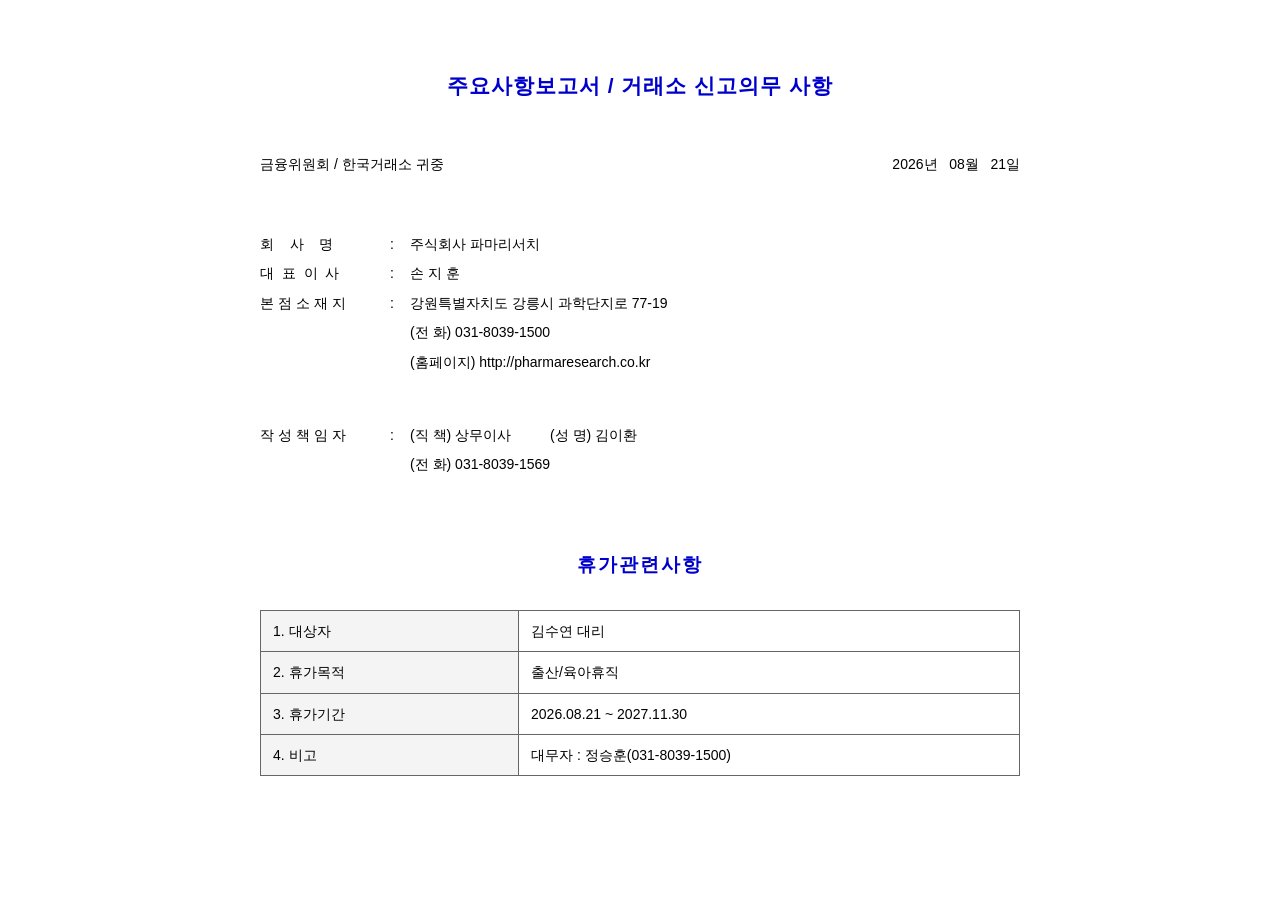
<file: notice_20260821_ir.html>
<!DOCTYPE html>
<html lang="ko">
<head>
<meta charset="utf-8">
<meta name="viewport" content="width=device-width, initial-scale=1">
<title>파마리서치/주요사항보고서/2026.08.21</title>
<style>
  body { background:#ffffff; color:#000000; font-family:"돋움","Dotum","굴림","Gulim","Malgun Gothic",sans-serif; font-size:14px; margin:0; }
  .doc { max-width:760px; margin:0 auto; padding:48px 36px 80px; }
  .doc-title { color:#0000cc; font-weight:bold; font-size:21px; text-align:center; letter-spacing:1px; margin:24px 0 56px; }
  .to-line { display:flex; justify-content:space-between; margin-bottom:56px; }
  .meta { line-height:2.1; margin-bottom:64px; }
  .meta .row { display:flex; }
  .meta .k { width:130px; letter-spacing:0px; flex-shrink:0; }
  .meta .k2 { width:130px; flex-shrink:0; }
  .meta .colon { width:20px; flex-shrink:0; }
  .sec-title { color:#0000cc; font-weight:bold; font-size:19px; text-align:center; letter-spacing:2px; margin:72px 0 32px; }
  table.dart { width:100%; border-collapse:collapse; margin-top:8px; }
  table.dart td { border:1px solid #666; padding:9px 12px; line-height:1.6; }
  table.dart td.h { width:34%; background:#f4f4f4; }
  .foot { margin-top:48px; font-size:12px; color:#555; line-height:1.7; }
</style>
</head>
<body>
<div class="doc">

  <div class="doc-title">주요사항보고서 / 거래소 신고의무 사항</div>

  <div class="to-line">
    <div>금융위원회 / 한국거래소 귀중</div>
    <div>2026년&nbsp;&nbsp;&nbsp;08월&nbsp;&nbsp;&nbsp;21일</div>
  </div>

  <div class="meta">
    <div class="row"><span class="k">회&nbsp;&nbsp;&nbsp;&nbsp;사&nbsp;&nbsp;&nbsp;&nbsp;명</span><span class="colon">:</span><span>주식회사 파마리서치</span></div>
    <div class="row"><span class="k">대&nbsp;&nbsp;표&nbsp;&nbsp;이&nbsp;&nbsp;사</span><span class="colon">:</span><span>손 지 훈</span></div>
    <div class="row"><span class="k">본&nbsp;점&nbsp;소&nbsp;재&nbsp;지</span><span class="colon">:</span><span>강원특별자치도 강릉시 과학단지로 77-19</span></div>
    <div class="row"><span class="k2"></span><span class="colon"></span><span>(전 화) 031-8039-1500</span></div>
    <div class="row"><span class="k2"></span><span class="colon"></span><span>(홈페이지) http://pharmaresearch.co.kr</span></div>
    <div class="row" style="margin-top:44px;"><span class="k">작&nbsp;성&nbsp;책&nbsp;임&nbsp;자</span><span class="colon">:</span><span>(직 책) 상무이사&nbsp;&nbsp;&nbsp;&nbsp;&nbsp;&nbsp;&nbsp;&nbsp;&nbsp;&nbsp;(성 명) 김이환</span></div>
    <div class="row"><span class="k2"></span><span class="colon"></span><span>(전 화) 031-8039-1569</span></div>
  </div>

  <div class="sec-title">휴가관련사항</div>

  <table class="dart">
    <tr><td class="h">1. 대상자</td><td>김수연 대리</td></tr>
    <tr><td class="h">2. 휴가목적</td><td>출산/육아휴직</td></tr>
    <tr><td class="h">3. 휴가기간</td><td>2026.08.21 ~ 2027.11.30</td></tr>
    <tr><td class="h">4. 비고</td><td>대무자 : 정승훈(031-8039-1500)</td></tr>
  </table>

</div>
</body>
</html>
</file>
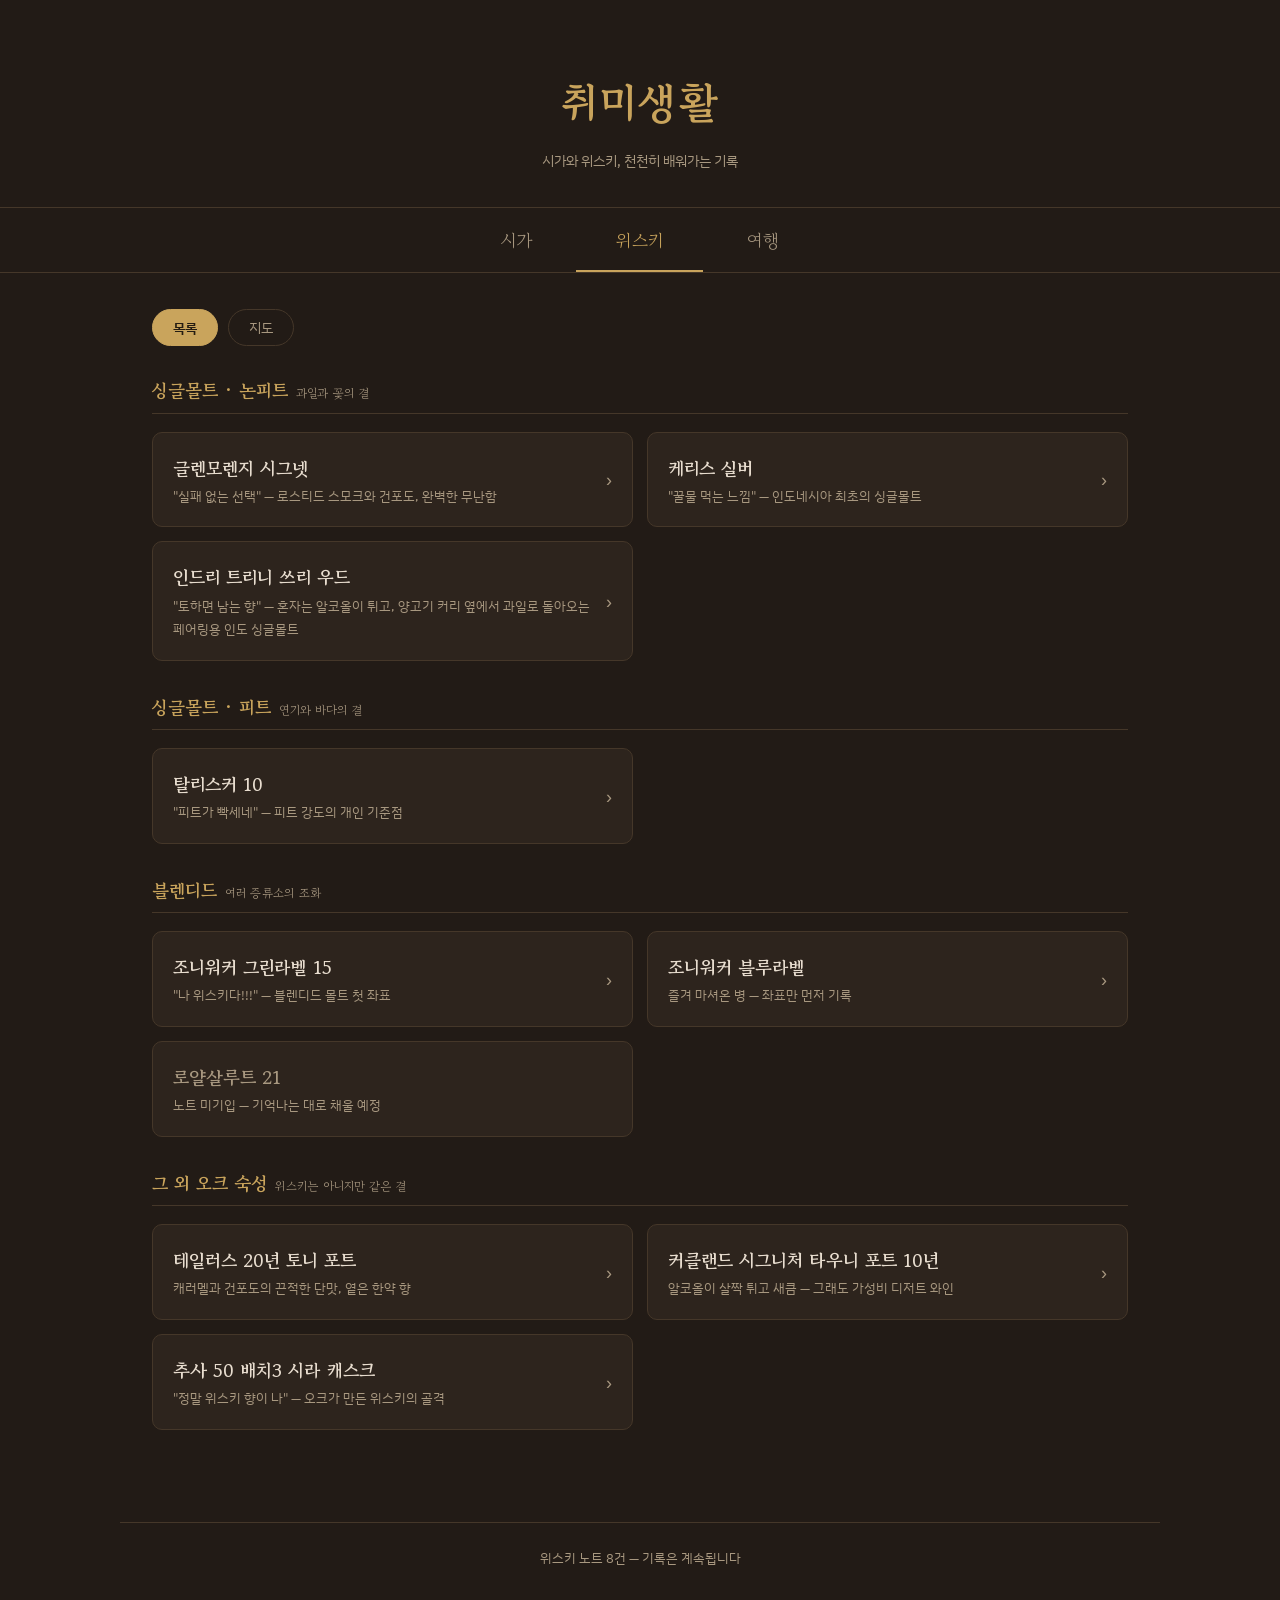
<file: hobby/whisky.html>
<!DOCTYPE html>
<html lang="ko">
<head>
<meta charset="UTF-8">
<meta name="viewport" content="width=device-width, initial-scale=1.0">
<title>취미생활 · 위스키</title>
<link href="https://fonts.googleapis.com/css2?family=Gowun+Batang:wght@400;700&family=IBM+Plex+Sans+KR:wght@400;500;600&display=swap" rel="stylesheet">
<link rel="stylesheet" href="shared.css">
</head>
<body>

<header>
  <h1>취미생활</h1>
  <p>시가와 위스키, 천천히 배워가는 기록</p>
</header>

<div class="top-tabs">
  <a href="index.html">시가</a>
  <a href="whisky.html" class="on">위스키</a>
  <a href="travel.html">여행</a>
</div>

<main>

<section id="listSec">

  <div class="view-toggle">
    <button id="wvList" class="on" onclick="whiskyView('list')">목록</button>
    <button id="wvMap" onclick="whiskyView('map')">지도</button>
  </div>

  <div id="wViewList">
  <div class="whisky-group">
    <h2 class="grp">싱글몰트 · 논피트<small>과일과 꽃의 결</small></h2>
    <div class="list-card" onclick="openDetail('d-w-signet')">
      <div class="body">
        <h2>글렌모렌지 시그넷</h2>
        <div class="sub">"실패 없는 선택" — 로스티드 스모크와 건포도, 완벽한 무난함</div>
      </div>
      <div class="chev">›</div>
    </div>
    <div class="list-card" onclick="openDetail('d-w-keris')">
      <div class="body">
        <h2>케리스 실버</h2>
        <div class="sub">"꿀물 먹는 느낌" — 인도네시아 최초의 싱글몰트</div>
      </div>
      <div class="chev">›</div>
    </div>
    <div class="list-card" onclick="openDetail('d-w-indri')">
      <div class="body">
        <h2>인드리 트리니 쓰리 우드</h2>
        <div class="sub">"토하면 남는 향" — 혼자는 알코올이 튀고, 양고기 커리 옆에서 과일로 돌아오는 페어링용 인도 싱글몰트</div>
      </div>
      <div class="chev">›</div>
    </div>
  </div>

  <div class="whisky-group">
    <h2 class="grp">싱글몰트 · 피트<small>연기와 바다의 결</small></h2>
    <div class="list-card" onclick="openDetail('d-w-tal')">
      <div class="body">
        <h2>탈리스커 10</h2>
        <div class="sub">"피트가 빡세네" — 피트 강도의 개인 기준점</div>
      </div>
      <div class="chev">›</div>
    </div>
  </div>

  <div class="whisky-group">
    <h2 class="grp">블렌디드<small>여러 증류소의 조화</small></h2>
    <div class="list-card" onclick="openDetail('d-w-green')">
      <div class="body">
        <h2>조니워커 그린라벨 15</h2>
        <div class="sub">"나 위스키다!!!" — 블렌디드 몰트 첫 좌표</div>
      </div>
      <div class="chev">›</div>
    </div>
    <div class="list-card" onclick="openDetail('d-w-blue')">
      <div class="body">
        <h2>조니워커 블루라벨</h2>
        <div class="sub">즐겨 마셔온 병 — 좌표만 먼저 기록</div>
      </div>
      <div class="chev">›</div>
    </div>
    <div class="list-card empty">
      <div class="body">
        <h2>로얄살루트 21</h2>
        <div class="sub">노트 미기입 — 기억나는 대로 채울 예정</div>
      </div>
    </div>
  </div>

  <div class="whisky-group">
    <h2 class="grp">그 외 오크 숙성<small>위스키는 아니지만 같은 결</small></h2>
    <div class="list-card" onclick="openDetail('d-w-taylor')">
      <div class="body">
        <h2>테일러스 20년 토니 포트</h2>
        <div class="sub">캐러멜과 건포도의 끈적한 단맛, 옅은 한약 향</div>
      </div>
      <div class="chev">›</div>
    </div>
    <div class="list-card" onclick="openDetail('d-w-kirk')">
      <div class="body">
        <h2>커클랜드 시그니처 타우니 포트 10년</h2>
        <div class="sub">알코올이 살짝 튀고 새큼 — 그래도 가성비 디저트 와인</div>
      </div>
      <div class="chev">›</div>
    </div>
    <div class="list-card" onclick="openDetail('d-w-chusa')">
      <div class="body">
        <h2>추사 50 배치3 시라 캐스크</h2>
        <div class="sub">"정말 위스키 향이 나" — 오크가 만든 위스키의 골격</div>
      </div>
      <div class="chev">›</div>
    </div>
  </div>
  </div>

  <div id="wViewMap" class="hidden">
  <div class="map-wrap">
    <svg id="whiskyMap" viewBox="0 0 360 380" role="img" aria-label="위스키 취향 지도"></svg>
    <div class="map-legend" id="wMapLegend"></div>
  </div>
  <div class="map-note">가로는 무게감(가벼움 → 묵직), 세로는 결(위로 갈수록 단맛·과일·꽃, 아래로 갈수록 스모크·피트·로스티드). 색은 분류. 점선 점은 노트 미기입. 점이나 표를 누르면 상세로. 좌표는 노트 기준 감각값.</div>
  <table class="map-tbl" id="wMapTable"></table>
  </div>

</section>

<div class="map-tip" id="mapTip"></div>


<section id="d-w-tal" class="detail hidden">
  <button class="back" onclick="closeDetail()">‹ 목록으로</button>
  <div class="d-no">싱글몰트 · 피트</div>
  <h2 class="d-title">탈리스커 10</h2>
  <div class="d-meta">스카이 섬 · 싱글몰트 스카치</div>
  <div class="d-body">
    <p>피트가 생각보다 강했지만, 기름진 음식과 함께할 때는 오히려 그 스모키함이 입안을 잡아주는 역할. 이후 피트 강도의 개인 기준점이 된 병.</p>
    <div class="quote">"피트가 빡세네"</div>
  </div>
</section>

<section id="d-w-green" class="detail hidden">
  <button class="back" onclick="closeDetail()">‹ 목록으로</button>
  <div class="d-no">블렌디드 몰트</div>
  <h2 class="d-title">조니워커 그린라벨 15</h2>
  <div class="d-meta">2026. 9. 7. 개봉 · 잔을 거듭하며 기록 중</div>
  <div class="d-body">
    <div class="phase">첫 잔 — 개봉 직후 (2026. 9. 7.)</div>
    <p>병을 열자마자 나온 첫인상이 모든 것을 요약했다.</p>
    <div class="quote">"나 위스키다!!!"</div>
    <p>코에서는 화사한 꽃향(링크우드의 몫으로 추정)이 먼저 오고, 입에서는 배·바닐라·꿀 — 버번 캐스크의 전형적인 전개. 처음엔 셰리 캐스크를 의심했지만 그린라벨은 버번 캐스크 중심이 맞았다. 목 깊은 곳에서 레트로헤일 경로로 피트가 올라오는데, 이 피니시의 피트 잔향은 블랙·블루에도 공통으로 흐르는 조니워커 하우스 시그니처.</p>
    <p>좌표도 잡았다: 글렌피딕 12(더 가벼움) — <b>그린라벨</b> — 블루라벨(더 둥글고 묵직함). 그레인 위스키 포함 여부로 설명되는 구조적으로 정확한 배치였다. 반병쯤에서 재평가 노트를 덧붙일 예정.</p>

    <div class="phase">두 번째 잔 — 나흘 뒤 (2026. 9. 11.)</div>
    <p>첫 잔에서는 꽃향이 먼저 오고 피트는 피니시에서 따로 올라왔는데, 이번 잔에서는 꽃향과 그에 이어지는 스모키 피트가 합쳐져서 왔다. 개봉 후 공기와 닿으며 흩어져 있던 노트가 하나로 통합되는, 오픈 초기 병에서 흔한 변화다.</p>
    <div class="quote">"조금 더 묵직하다면 블루랑 상당히 유사하겠어"</div>
    <p>첫 잔에서 잡았던 좌표 — 그린과 블루의 차이는 결이 아니라 무게감 — 가 두 번째 잔에서 반대 방향으로 재확인됐다. 노트가 합쳐지고 나니 블루까지 남은 거리는 바디뿐이었다.</p>
  </div>
</section>

<section id="d-w-blue" class="detail hidden">
  <button class="back" onclick="closeDetail()">‹ 목록으로</button>
  <div class="d-no">블렌디드</div>
  <h2 class="d-title">조니워커 블루라벨</h2>
  <div class="d-meta">즐겨 마셔온 위스키</div>
  <div class="d-body">
    <p>그린라벨과의 비교(2026. 9. 7.)에서 좌표가 잡혔다: 그레인 포함 블렌딩이라 부드럽고 둥글며, 주연은 묵직함. 피니시에 코를 덮는 피트 잔향이 있는 것은 조니워커 공통 시그니처. 상세 노트는 다음 잔에서.</p>
    <p class="todo">상세 시음 노트는 다음 잔에서 채울 예정</p>
  </div>
</section>

<section id="d-w-taylor" class="detail hidden">
  <button class="back" onclick="closeDetail()">‹ 목록으로</button>
  <div class="d-no">그 외 오크 숙성</div>
  <h2 class="d-title">테일러스 20년 토니 포트</h2>
  <div class="d-meta">포르투갈 포트와인 · 우드 20년 숙성 · 2026. 9. 5. 첫 노트</div>
  <div class="d-body">
    <p>캐러멜과 짙은 건포도의 끈적하고 달달한 단맛이 중심 — 20년 우드 숙성이 신선한 과일을 말린 과일 쪽으로 농축시킨 결과. 그 뒤로 옅은 한약 같은 뉘앙스가 깔리는데, 오래 산화 숙성된 토니 포트 특유의 허브·약재 노트다. 천천히 홀짝이기 좋고, 와인보다 부담 없이 꺼내기 편한 병.</p>
    <div class="quote">"캐러멜 + 건포도의 끈적하고 달달함, 옅은 한약 향"</div>
  </div>
</section>

<section id="d-w-kirk" class="detail hidden">
  <button class="back" onclick="closeDetail()">‹ 목록으로</button>
  <div class="d-no">그 외 오크 숙성</div>
  <h2 class="d-title">커클랜드 시그니처 타우니 포트 10년</h2>
  <div class="d-meta">코스트코 · 약 36,000원 · 2026. 9. 11. 첫 노트</div>
  <div class="d-body">
    <p>그린라벨에 이어 연 병. 비교 대상이 테일러스 20 하나뿐이라 부정확하다는 단서를 달고 마셨다.</p>
    <p>향과 당도는 테일러스 20과 얼추 비슷한 캐러멜 계열. 다른 점은 알코올이 살짝 튀는 느낌과 새큼한 산미인데, 이건 병의 결함이 아니라 10년과 20년의 나이 차 그 자체다 — 젊은 타우니일수록 신선한 과일의 산미가 남아 있고 알코올 통합이 덜 되어 있으며, 20년쯤 가야 그게 캐러멜·말린 과일 쪽으로 눌러앉는다. 블라인드에 가까운 상태에서 숙성 연수 차이를 정확히 짚어낸 셈.</p>
    <div class="quote">"그냥 가성비 디저트와인처럼 먹기 좋아"</div>
    <p>36,000원이라는 가격을 생각하면 잘 만든 병. 편하게 꺼내는 디저트 와인 역할로 충분하다.</p>
  </div>
</section>

<section id="d-w-signet" class="detail hidden">
  <button class="back" onclick="closeDetail()">‹ 목록으로</button>
  <div class="d-no">싱글몰트 · 논피트</div>
  <h2 class="d-title">글렌모렌지 시그넷</h2>
  <div class="d-meta">하이랜드 싱글몰트 · 2026. 9. 17. 회식 자리 첫 노트</div>
  <div class="d-body">
    <p>회식 자리에서 드디어 채운 첫 정식 노트. 스모키한 향이 부드럽게 받쳐주는 가운데 고소한 베리 — 건포도 같은 느낌이 남았다.</p>
    <p>재밌는 반전은 그 스모크의 정체다. 시그넷은 피트를 안 쓴 위스키 — 받쳐주던 연기는 '초콜릿 몰트'라 부르는 고로스팅 맥아의 로스티드 향이다. 커피·다크초콜릿 굽는 냄새가 피트처럼 읽힌 것. 탈리스커에서 잡은 진짜 피트와는 다른 축이고, 건포도·베리 쪽은 셰리 캐스크의 몫이다. 로스티드 스모크와 진짜 피트를 구분해서 느꼈다는 점에서 정확한 기록.</p>
    <div class="quote">"특별하다기보다는 실패 없는 선택 — 완벽한 무난함에 어울리는 술"</div>
    <p>좌표도 잡혔다: 그린라벨에서 고숙성 맛이 좀 더 나는 느낌. 화사함과 밸런스의 결은 공유하되, 로스티드 몰트와 셰리의 농축감이 한 겹 더 얹힌 위치다. 고소함+건포도 조합이라 취향 축(고소·초콜릿·견과)에도 정확히 앉는 병.</p>
  </div>
</section>

<section id="d-w-keris" class="detail hidden">
  <button class="back" onclick="closeDetail()">‹ 목록으로</button>
  <div class="d-no">싱글몰트 · 논피트</div>
  <h2 class="d-title">케리스 실버</h2>
  <div class="d-meta">인도네시아 발리 · 아메리칸 오크 4년 + 올로로소 셰리 피니시 · 43% · 2026. 9. 17. 회식 첫 노트</div>
  <div class="d-body">
    <p>회식 자리에서 만난 낯선 병. 2024년 9월에 나온 인도네시아 최초의 싱글몰트로, 발리에서 증류한다. 향은 고소한데 입에서는 꿀과 꽃이 확 퍼지는 전개.</p>
    <div class="quote">"향은 고소한데 맛은 꿀·꽃이 확 퍼지네. 꿀물 먹는 느낌이야"</div>
    <p>느낀 그대로가 이 병의 구조다 — 향의 고소함(견과·말린 과일)은 올로로소 셰리 피니시, 입에서 퍼지는 꿀·꽃은 아메리칸 오크의 바닐라·허니 계열. 열대 기후라 숙성이 빨리 진행돼 4년 숙성치고 단맛이 진하게 올라오는 것도 카발란과 같은 원리다.</p>
  </div>
</section>

<section id="d-w-indri" class="detail hidden">
  <button class="back" onclick="closeDetail()">‹ 목록으로</button>
  <div class="d-no">싱글몰트 · 논피트</div>
  <h2 class="d-title">인드리 트리니 쓰리 우드</h2>
  <div class="d-meta">Indri-Trini The Three Wood · 인도 하리아나 피카딜리 증류소 · 버번·와인·PX 셰리 3캐스크 · 46% · 2026. 10. 1. 누사두아 Ganesha Ek Sanskriti 점심 · 샷 145K IDR(약 11,000원)</div>
  <div class="d-body">
    <img class="d-photo" src="img/w-indri.jpg" loading="lazy" alt="Indri-Trini" onerror="this.style.display='none'">
    <p>인도식당 메뉴에 있던 낯선 병. 2023년 Whiskies of the World에서 디왈리 에디션이 베스트 인 쇼를 받으며 알려진 인도 싱글몰트로, 글렌리벳 12보다 싼 145에 걸려 있길래 골랐다.</p>
    <div class="quote">"향은 과일 시트러스 느낌이 있어" · "맛보니 과일향이 엄청 세넼ㅋㅋㅋ"</div>
    <p>코는 밝은 시트러스. 입에 넣자 과일이 폭발하는데 열대 쪽이 아니라 대추 같은 어두운 쪽이었다.</p>
    <div class="quote">"아마 대추 같은거? 나쁜 표현으로는 양주 많이먹고 토하면 남는 향 같음" · "이건 안맞아 ㅋㅋㅋㅋ 힘들다"</div>
    <p>PX 캐스크의 건과일 위로 시큼한 에스테르가 알코올과 같이 튀었다. 인도는 증발이 연 10% 가까워 스코틀랜드의 3~4배 속도로 캐스크를 뽑는데, 그만큼 어린 원액의 거친 결도 그대로 남는다.</p>
    <div class="quote">"셰리가 강해서 보다는 알콜이 튀어서 아닐까? 아직 셰리 센 애를 경험은 못해봤으니"</div>
    <p>처음엔 셰리 캐스크가 안 맞는 걸로 읽었는데, 다시 보면 셰리보다 46% 어린 스피릿의 알코올이 튄 쪽이 맞다. 셰리 판정은 글렌드로낙 12나 맥캘란 12 셰리오크처럼 숙성 된 병으로 다시 하기로.</p>
    <div class="quote">"페어링 하니 좀 강렬한게 없어지면서 과실향이 느껴지네. 페어링 용인거봐"</div>
    <p>로간조시가 나오자 양고기 기름이 알코올을 눌렀고, 코로 잡았던 시트러스·과일이 입에서도 돌아왔다. 인도 시장에 맞게 음식 옆에서 버티도록 만든 위스키라 혼자 마시면 과하고 커리 옆에서는 균형이 맞는다.</p>
    <div class="lesson"><b>정리:</b> 니트로 혼자 마시는 병은 아니고 식사용. "안 맞아"에서 "페어링용"으로 한 칸 올라갔다. 셰리 캐스크 자체에 대한 판정은 보류.</div>
  </div>
</section>

<section id="d-w-chusa" class="detail hidden">
  <button class="back" onclick="closeDetail()">‹ 목록으로</button>
  <div class="d-no">그 외 오크 숙성</div>
  <h2 class="d-title">추사 50 배치3 시라 캐스크 피니시</h2>
  <div class="d-meta">예산사과와인 · 100% 예산 사과 브랜디 · 프렌치 오크 → 시라 캐스크 피니시 · 50% · 500ml · 논칠필터 · 2026. 9. 17. 회식 첫 노트</div>
  <div class="d-body">
    <p>목록에 빈 카드로 오래 걸려 있던 병을 회식에서 드디어 만났다. 충남 예산 — 추사 김정희의 고향 — 의 예산사과와인이 100% 예산 사과로 증류한 브랜디로, 프렌치 오크 1차 숙성 뒤 시라 레드와인 캐스크로 피니시한 배치 한정 생산품이다.</p>
    <div class="quote">"사과 향이 매우 좋아" · "한국산이 낯선데, 정말 위스키 향이 나. 신기해"</div>
    <p>이 두 감상이 병의 구조를 그대로 짚었다. 사과 향은 베이스의 몫 — 원액 자체가 사과 와인 증류액이라 칼바도스와 같은 문법이고, 잘 익은 적사과가 중심에 온다. 그리고 위스키 향의 정체는 오크다. '위스키 향'이라 부르는 바닐라·캐러멜·토스티한 골격은 곡물이 아니라 헤비토스팅 오크통이 만드는 것이라, 통이 같으면 원료가 사과여도 향의 뼈대가 같아진다. 이 그룹의 이름("위스키는 아니지만 같은 결")이 잔 안에서 증명된 세션. 50도 논칠필터가 그 향의 밀도를 받쳐주고, 시라 캐스크는 그 위에 베리·레드와인 뉘앙스를 얹는다.</p>
    <div class="quote">"과실향 셰리? 쉬라? 숙성으로 인한 감칠맛이 있어"</div>
    <p>추가 관찰 — 잔을 이어가며 감칠맛을 잡았다. 쉬라는 와인 품종 중에서도 후추·올리브·고기 같은 세이버리 노트로 유명한 품종이라, 이 감칠맛은 시라 캐스크의 성격을 그대로 읽은 것. 셰리 캐스크의 감칠맛(견과·산화)과 결이 비슷해 헷갈릴 만하지만 이 병은 시라가 정답이다. 논칠필터로 지방산·풍미 성분이 남아 있는 것도 질감과 감칠맛을 받쳐준다.</p>
    <p>출시가는 8만원대였지만 배치당 한정 생산이라 지금은 웃돈이 붙어 거래되는 병이기도 하다.</p>
  </div>
</section>

</main>

<footer>위스키 노트 8건 — 기록은 계속됩니다</footer>

<script src="shared.js"></script>
<script>
var MAP_W_ORIGIN={np:['싱글몰트 논피트','#b98426'],pt:['싱글몰트 피트','#3f8fc8'],bl:['블렌디드','#c9557a'],ot:['그 외 오크 숙성','#7a9c3a']};
var MAP_W_DATA=[
 {id:'d-w-signet',no:'S',name:'Glenmorangie Signet',o:'np',x:4,y:3.5,v:2,note:'로스티드 몰트의 스모크 + 건포도 — "실패 없는 선택"'},
 {id:'d-w-keris',no:'K',name:'Keris Silver',o:'np',x:2,y:1,v:2,note:'꿀·꽃이 확 퍼짐, 향은 고소 — "꿀물 먹는 느낌"'},
 {id:'d-w-indri',no:'I',name:'Indri-Trini Three Wood',o:'np',x:3,y:1.5,v:1,note:'대추·시큼한 과일 + 알코올 튐 — 혼자는 힘들고 양고기 커리 옆에서 페어링용'},
 {id:'d-w-tal',no:'T',name:'Talisker 10',o:'pt',x:3.5,y:4.5,v:2,note:'피트 기준점 — "피트가 빡세네", 기름진 음식과'},
 {id:'d-w-green',no:'G',name:'Johnnie Walker Green 15',o:'bl',x:3,y:3,v:2,note:'꽃·배·바닐라·꿀에 피니시 피트 — "나 위스키다!!!"'},
 {id:'d-w-blue',no:'B',name:'Johnnie Walker Blue',o:'bl',x:4,y:3,v:2,note:'둥글고 묵직, 피트 잔향 — 즐겨 마셔온 병'},
 {id:null,no:'R',name:'Royal Salute 21',o:'bl',x:3.5,y:2,v:-1,note:'노트 미기입'},
 {id:'d-w-taylor',no:'Ty',name:"Taylor's 20 Tawny Port",o:'ot',x:4,y:1.5,v:2,note:'캐러멜·건포도의 끈적한 단맛, 옅은 한약 향'},
 {id:'d-w-kirk',no:'Kk',name:'Kirkland Tawny Port 10',o:'ot',x:3,y:1.5,v:2,note:'캐러멜에 산미·알코올 살짝 — 가성비 디저트 와인'},
 {id:'d-w-chusa',no:'C',name:'추사 50 배치3 시라 캐스크',o:'ot',x:4,y:2,v:2,note:'사과 + 오크의 위스키 골격, 시라의 감칠맛'}
];
function buildWhiskyMap(){buildMap({svg:'whiskyMap',legend:'wMapLegend',table:'wMapTable',data:MAP_W_DATA,origin:MAP_W_ORIGIN,xl:'가벼움',xr:'묵직',xt:'무게감 →',yt:'단맛·과일·꽃',yb:'스모크·피트·로스티드',col:'분류',noCol:'',vCol:'노트'});}
function whiskyView(v){
  document.getElementById('wViewList').classList.toggle('hidden', v!=='list');
  document.getElementById('wViewMap').classList.toggle('hidden', v!=='map');
  document.getElementById('wvList').classList.toggle('on', v==='list');
  document.getElementById('wvMap').classList.toggle('on', v==='map');
  if(v==='map') buildWhiskyMap();
}
</script>

</body>
</html>
</file>
<file: hobby/shared.css>
:root{
    --bg:#221b16;
    --panel:#2d241d;
    --panel-deep:#191410;
    --ink:#e8ddcf;
    --ink-dim:#a89880;
    --gold:#c9a45c;
    --ember:#b0603a;
    --line:#453729;
  }
  *{margin:0;padding:0;box-sizing:border-box;}
  html{scroll-behavior:smooth;}
  body{
    background:var(--bg);
    color:var(--ink);
    font-family:'IBM Plex Sans KR',sans-serif;
    font-size:15px;
    line-height:1.75;
    padding-bottom:60px;
  }
  header{
    padding:44px 22px 26px;
    border-bottom:1px solid var(--line);
  }
  header h1{
    font-family:'Gowun Batang',serif;
    font-size:34px;
    font-weight:700;
    letter-spacing:.04em;
    color:var(--gold);
  }
  header p{
    margin-top:6px;
    color:var(--ink-dim);
    font-size:13px;
  }
  .top-tabs{
    display:flex;
    border-bottom:1px solid var(--line);
    position:sticky;top:0;
    background:var(--bg);
    z-index:10;
  }
  .top-tabs a{
    text-decoration:none;text-align:center;display:block;
    flex:1;
    padding:15px 0 13px;
    background:none;
    border:none;
    border-bottom:2px solid transparent;
    color:var(--ink-dim);
    font-family:'Gowun Batang',serif;
    font-size:17px;
    cursor:pointer;
  }
  .top-tabs a.on{
    color:var(--gold);
    border-bottom-color:var(--gold);
  }
  main{padding:22px 18px;}
  .hidden{display:none;}
  .view-toggle{
    display:flex;
    gap:8px;
    margin-bottom:22px;
  }
  .view-toggle button{
    padding:7px 16px;
    border-radius:20px;
    border:1px solid var(--line);
    background:none;
    color:var(--ink-dim);
    font-size:13px;
    font-family:inherit;
    cursor:pointer;
  }
  .view-toggle button.on{
    background:var(--gold);
    border-color:var(--gold);
    color:#241c12;
    font-weight:600;
  }
  /* 목록 카드 (탭하면 상세로) */
  .list-card{
    background:var(--panel);
    border:1px solid var(--line);
    border-radius:10px;
    padding:16px 18px;
    margin-bottom:12px;
    cursor:pointer;
    display:flex;
    align-items:center;
    gap:12px;
    transition:border-color .15s;
    -webkit-tap-highlight-color:transparent;
  }
  .list-card:active{border-color:var(--gold);}
  .list-card .body{flex:1;min-width:0;}
  .list-card .no{
    font-family:'Gowun Batang',serif;
    color:var(--ember);
    font-size:12px;
    letter-spacing:.08em;
  }
  .list-card h2{
    font-family:'Gowun Batang',serif;
    font-size:17px;
    color:var(--ink);
    margin:1px 0;
  }
  .list-card .sub{
    color:var(--ink-dim);
    font-size:12.5px;
    overflow:hidden;
    text-overflow:ellipsis;
    white-space:nowrap;
  }
  .list-card .chev{
    color:var(--ink-dim);
    font-size:18px;
    flex-shrink:0;
  }
  .list-card.empty{cursor:default;}
  .list-card.empty h2{color:var(--ink-dim);}
  /* 위스키 그룹 헤더 */
  .whisky-group h2.grp{
    font-family:'Gowun Batang',serif;
    font-size:16px;
    color:var(--gold);
    margin:24px 0 10px;
    padding-bottom:6px;
    border-bottom:1px solid var(--line);
  }
  .whisky-group:first-child h2.grp{margin-top:0;}
  .whisky-group h2.grp small{
    color:var(--ink-dim);
    font-weight:400;
    font-size:12px;
    margin-left:8px;
  }
  /* 상세 페이지 */
  .detail{padding:0;}
  .back{
    display:inline-flex;
    align-items:center;
    gap:6px;
    background:none;
    border:1px solid var(--line);
    border-radius:20px;
    color:var(--ink-dim);
    font-family:inherit;
    font-size:13px;
    padding:7px 16px;
    margin-bottom:20px;
    cursor:pointer;
  }
  .back:active{border-color:var(--gold);color:var(--gold);}
  .detail .d-no{
    font-family:'Gowun Batang',serif;
    color:var(--ember);
    font-size:13px;
    letter-spacing:.1em;
  }
  .detail h2.d-title{
    font-family:'Gowun Batang',serif;
    font-size:24px;
    color:var(--gold);
    margin:4px 0 2px;
    line-height:1.35;
  }
  .detail .d-meta{
    color:var(--ink-dim);
    font-size:13px;
    margin-bottom:18px;
  }
  .detail .d-body p{
    margin-bottom:14px;
  }
  .d-photo{
    width:100%;
    max-width:420px;
    display:block;
    border-radius:10px;
    border:1px solid var(--line);
    margin:0 auto 18px;
  }
  .phase{
    font-family:'Gowun Batang',serif;
    color:var(--gold);
    font-size:14px;
    margin:20px 0 6px;
  }
  .quote{
    background:var(--panel-deep);
    border-left:3px solid var(--ember);
    border-radius:0 8px 8px 0;
    padding:12px 16px;
    margin:16px 0;
    font-family:'Gowun Batang',serif;
    font-size:15px;
    color:var(--ink);
  }
  .lesson{
    background:var(--panel);
    border:1px solid var(--line);
    border-radius:10px;
    padding:14px 16px;
    margin-top:22px;
    font-size:13.5px;
    color:var(--ink-dim);
  }
  .lesson b{color:var(--gold);font-weight:600;}
  .todo{
    color:var(--ink-dim);
    font-size:13px;
    font-style:italic;
  }
  /* 블렌드 · 노트 체크리스트 */
  .blend{
    display:grid;grid-template-columns:auto 1fr;gap:3px 14px;
    background:var(--panel-deep);border:1px solid var(--line);border-radius:10px;
    padding:12px 16px;margin:0 0 14px;font-size:13px;line-height:1.6;
  }
  .blend dt{color:var(--gold);font-family:'Gowun Batang',serif;white-space:nowrap;}
  .blend dd{color:var(--ink);margin:0;}
  .notes{margin:0 0 6px;}
  .notes .nt-h{font-family:'Gowun Batang',serif;color:var(--gold);font-size:13px;margin-bottom:8px;}
  .notes ul{list-style:none;display:flex;flex-wrap:wrap;gap:6px 7px;}
  .notes li{
    display:inline-flex;align-items:center;gap:7px;
    padding:5px 11px 5px 9px;border-radius:16px;border:1px solid var(--line);
    font-size:12.5px;color:var(--ink-dim);line-height:1.3;
  }
  .notes li i{
    width:14px;height:14px;flex-shrink:0;border-radius:4px;
    border:1.5px solid var(--ink-dim);display:inline-block;position:relative;
  }
  .notes li.on{color:var(--ink);border-color:var(--gold);}
  .notes li.on i{background:var(--gold);border-color:var(--gold);}
  .notes li.on i::after{
    content:'';position:absolute;left:4px;top:1px;width:3px;height:7px;
    border:solid #241c12;border-width:0 2px 2px 0;transform:rotate(45deg);
  }
  .notes li.half{color:var(--ink);border-color:var(--ember);}
  .notes li.half i{border-color:var(--ember);background:linear-gradient(90deg,var(--ember) 50%,transparent 50%);}
  .notes li small{color:var(--ink-dim);font-size:11px;}
  .notes li.on small,.notes li.half small{color:var(--ink-dim);}
  .notes .nt-key{font-size:11.5px;color:var(--ink-dim);margin-top:8px;}
  .notes .nt-key i{
    width:10px;height:10px;border-radius:3px;display:inline-block;vertical-align:-1px;margin:0 3px 0 6px;
    border:1.5px solid var(--ink-dim);
  }
  .notes .nt-key i.on{background:var(--gold);border-color:var(--gold);}
  .notes .nt-key i.half{border-color:var(--ember);background:linear-gradient(90deg,var(--ember) 50%,transparent 50%);}
  .sec-h{
    font-family:'Gowun Batang',serif;color:var(--ink);font-size:17px;
    margin:26px 0 4px;padding-top:18px;border-top:1px solid var(--line);
  }
  .sec-h small{display:block;color:var(--ink-dim);font-size:12px;font-family:'IBM Plex Sans KR',sans-serif;margin-top:2px;}
  /* 지도 */
  .map-wrap{background:var(--panel);border:1px solid var(--line);border-radius:10px;padding:14px 10px 8px;}
  .map-wrap svg{width:100%;height:auto;display:block;font-family:'IBM Plex Sans KR',sans-serif;}
  .map-legend{display:flex;flex-wrap:wrap;gap:6px 14px;margin:10px 4px 2px;font-size:12px;color:var(--ink-dim);}
  .map-legend span{display:inline-flex;align-items:center;gap:6px;}
  .map-legend i{width:10px;height:10px;border-radius:50%;display:inline-block;}
  .map-note{color:var(--ink-dim);font-size:12.5px;margin:14px 2px 0;line-height:1.6;}
  .map-tip{position:fixed;pointer-events:none;background:var(--panel-deep);border:1px solid var(--line);border-radius:8px;padding:8px 10px;font-size:12.5px;color:var(--ink);max-width:220px;z-index:20;display:none;line-height:1.5;}
  .map-tip b{color:var(--gold);font-weight:600;}
  table.map-tbl{width:100%;border-collapse:collapse;font-size:12.5px;margin-top:18px;}
  table.map-tbl th{color:var(--gold);font-family:'Gowun Batang',serif;font-weight:400;text-align:left;padding:8px 6px;border-bottom:1px solid var(--line);}
  table.map-tbl td{padding:7px 6px;border-bottom:1px solid var(--line);color:var(--ink);vertical-align:top;}
  table.map-tbl td.dim{color:var(--ink-dim);white-space:nowrap;}
  table.map-tbl tr[onclick]{cursor:pointer;-webkit-tap-highlight-color:transparent;}
  table.map-tbl tr[onclick]:active td{color:var(--gold);}
  footer{
    margin-top:40px;
    padding:20px 22px 0;
    border-top:1px solid var(--line);
    color:var(--ink-dim);
    font-size:12.5px;
    text-align:center;
  }
  /* 여행 */
  .trip-map{height:340px;border-radius:10px;border:1px solid var(--line);overflow:hidden;background:var(--panel-deep);}
  .osm-dark{filter:invert(1) hue-rotate(180deg) brightness(.72) contrast(.9) sepia(.35) saturate(.6);}
  .leaflet-container{background:var(--panel-deep);font-family:'IBM Plex Sans KR',sans-serif;}
  .leaflet-popup-content-wrapper{background:var(--panel-deep);color:var(--ink);border:1px solid var(--line);border-radius:8px;font-size:12.5px;}
  .leaflet-popup-tip{background:var(--panel-deep);}
  .leaflet-popup-content b{color:var(--gold);}
  .leaflet-control-attribution{background:rgba(25,20,16,.7)!important;color:var(--ink-dim)!important;font-size:9px!important;}
  .leaflet-control-attribution a{color:var(--ink-dim)!important;}
  .leaflet-bar a{background:var(--panel)!important;color:var(--ink)!important;border-bottom-color:var(--line)!important;}
  .pin{width:14px;height:14px;border-radius:50%;background:var(--gold);border:2px solid #241c12;box-shadow:0 0 0 2px var(--gold);}
  .kv{display:grid;grid-template-columns:auto 1fr;gap:3px 14px;font-size:13.5px;margin:0 0 14px;}
  .kv dt{color:var(--gold);font-family:'Gowun Batang',serif;white-space:nowrap;}
  .kv dd{margin:0;}
  .place{background:var(--panel);border:1px solid var(--line);border-radius:10px;padding:14px 16px;margin:10px 0;}
  .place h3{font-family:'Gowun Batang',serif;font-size:15px;color:var(--ink);margin-bottom:2px;}
  .place .tag{display:inline-block;font-size:11px;color:var(--ember);letter-spacing:.08em;margin-bottom:4px;}
  .place p{font-size:13.5px;color:var(--ink-dim);margin:0;}
  .gallery{display:grid;grid-template-columns:1fr 1fr;gap:6px;margin:0 0 18px;}
  .gallery img{width:100%;aspect-ratio:1;object-fit:cover;border-radius:8px;border:1px solid var(--line);display:block;}
  .gallery img:first-child{grid-column:1/-1;aspect-ratio:4/3;}

  /* 재고 */
  .inv-head{display:flex;justify-content:space-between;align-items:baseline;gap:10px;flex-wrap:wrap;margin-bottom:12px;}
  .inv-summary{font-family:'Gowun Batang',serif;font-size:18px;color:var(--gold);}
  .inv-summary b{font-size:24px;}
  .inv-summary small{color:var(--ink-dim);font-size:12px;font-family:'IBM Plex Sans KR',sans-serif;margin-left:6px;}
  .inv-status{font-size:12px;color:var(--ink-dim);}
  .inv-status.ok{color:#7a9c3a;}
  .inv-status.warn{color:var(--gold);}
  .inv-status.err{color:var(--ember);}
  .inv-top{display:flex;justify-content:space-between;gap:8px;margin-bottom:12px;}
  .inv-top button{padding:7px 14px;border-radius:20px;border:1px solid var(--line);background:none;color:var(--ink-dim);font-size:13px;font-family:inherit;cursor:pointer;}
  .inv-top .inv-add{color:var(--gold);border-color:var(--gold);}
  .inv-card{background:var(--panel);border:1px solid var(--line);border-radius:10px;padding:14px 14px 14px 16px;margin-bottom:10px;display:flex;align-items:center;gap:12px;}
  .inv-card.out{opacity:.45;}
  .inv-qty{font-family:'Gowun Batang',serif;font-size:30px;font-weight:700;color:var(--gold);min-width:38px;text-align:center;line-height:1;}
  .inv-body{flex:1;min-width:0;}
  .inv-body h3{font-family:'Gowun Batang',serif;font-size:15px;color:var(--ink);line-height:1.35;}
  .inv-sub{color:var(--ink-dim);font-size:12px;margin-top:2px;}
  .inv-sub b{color:var(--ink);font-weight:600;}
  .inv-memo{color:var(--ink-dim);font-size:11.5px;margin-top:1px;overflow:hidden;text-overflow:ellipsis;white-space:nowrap;}
  .inv-act{display:flex;flex-direction:column;gap:6px;flex-shrink:0;align-items:stretch;}
  .inv-act button{font-family:inherit;cursor:pointer;border-radius:16px;border:1px solid var(--line);background:none;color:var(--ink-dim);font-size:12px;padding:5px 10px;-webkit-tap-highlight-color:transparent;}
  .inv-act button.smoke{background:var(--gold);border-color:var(--gold);color:#241c12;font-weight:600;font-size:13px;padding:7px 12px;}
  .inv-act button:disabled{opacity:.4;cursor:default;}
  .inv-act .mini{display:flex;gap:4px;}
  .inv-act .mini button{flex:1;padding:4px 8px;font-size:11.5px;white-space:nowrap;}
  .inv-form,.inv-settings{background:var(--panel-deep);border:1px solid var(--gold);border-radius:10px;padding:14px 16px;margin-bottom:12px;}
  .inv-settings p{font-size:12.5px;color:var(--ink-dim);margin:0 0 8px;line-height:1.6;}
  .inv-settings code{color:var(--gold);}
  .inv-form label{display:block;font-size:12px;color:var(--ink-dim);margin-bottom:8px;}
  .inv-form .row{display:flex;gap:10px;}
  .inv-form .row label{flex:1;}
  .inv-form input,.inv-settings input{display:block;width:100%;margin-top:3px;padding:8px 10px;border-radius:8px;border:1px solid var(--line);background:var(--panel);color:var(--ink);font-family:inherit;font-size:14px;}
  .inv-form .btns,.inv-settings .btns{display:flex;gap:8px;margin-top:10px;}
  .inv-form .btns button,.inv-settings .btns button{padding:7px 16px;border-radius:20px;border:1px solid var(--line);background:none;color:var(--ink-dim);font-size:13px;font-family:inherit;cursor:pointer;}
  .inv-form .btns .pri,.inv-settings .btns .pri{background:var(--gold);border-color:var(--gold);color:#241c12;font-weight:600;}
  .inv-form .btns .danger{color:var(--ember);border-color:var(--ember);margin-left:auto;}
  .inv-log{margin-top:18px;font-size:12.5px;color:var(--ink-dim);}
  .inv-log .nt-h{font-family:'Gowun Batang',serif;color:var(--gold);font-size:13px;margin-bottom:6px;}
  .inv-log div span{display:inline-block;width:92px;color:var(--ink-dim);}
  .inv-log div{color:var(--ink);padding:2px 0;border-bottom:1px dashed var(--line);}

  /* ===== 데스크톱 (≥760px) — 모바일 레이아웃은 그대로, 넓은 화면만 보정 ===== */
  @media (min-width:760px){
    body{font-size:16px;line-height:1.8;}
    .hidden{display:none!important;}
    header{padding:64px 32px 34px;text-align:center;}
    header h1{font-size:42px;}
    header p{font-size:14px;margin-top:8px;}
    .top-tabs{justify-content:center;gap:4px;}
    .top-tabs a{flex:0 0 auto;padding:16px 40px 14px;font-size:18px;}
    .top-tabs a:hover{color:var(--ink);}
    main{max-width:920px;margin:0 auto;padding:36px 32px;}
    .view-toggle{gap:10px;margin-bottom:28px;}
    .view-toggle button{padding:8px 20px;font-size:14px;}
    .view-toggle button:hover:not(.on){border-color:var(--ink-dim);color:var(--ink);}
    /* 목록: 카드 2열 그리드 (그룹 제목은 한 줄 전체) */
    div:has(> .list-card):not(.hidden){display:grid;grid-template-columns:1fr 1fr;gap:14px;align-items:stretch;}
    div:has(> .list-card) > :not(.list-card){grid-column:1/-1;}
    .list-card{margin-bottom:0;padding:18px 20px;}
    .list-card:hover{border-color:var(--gold);}
    .list-card h2{font-size:18px;}
    .list-card .sub{font-size:13px;white-space:normal;}
    .whisky-group h2.grp{font-size:18px;margin:30px 0 4px;}
    .whisky-group:first-child h2.grp{margin-top:0;}
    .country>.back,.trip>.back{grid-column:1/-1;}
    /* 상세: 읽기 폭 제한 */
    .detail,.trip,.country{max-width:760px;margin:0 auto;}
    .detail h2.d-title{font-size:30px;}
    .detail .d-meta{font-size:14px;margin-bottom:24px;}
    .d-photo{max-width:460px;}
    .back:hover{border-color:var(--gold);color:var(--gold);}
    .phase{font-size:16px;margin:26px 0 8px;}
    .quote{font-size:16.5px;padding:16px 22px;}
    .lesson{font-size:14.5px;padding:18px 22px;}
    .blend,.kv{font-size:14px;}
    .notes li{font-size:13.5px;}
    .sec-h{font-size:19px;}
    /* 지도 */
    .map-wrap{padding:20px 18px 12px;}
    .map-wrap svg{max-width:620px;margin:0 auto;}
    .map-legend{justify-content:center;}
    .map-legend{font-size:13px;}
    table.map-tbl{font-size:13.5px;}
    table.map-tbl tr[onclick]:hover td{color:var(--gold);}
    .trip-map{height:480px;}
    .gallery{grid-template-columns:1fr 1fr 1fr;gap:8px;}
    .gallery img:first-child{grid-column:1/-1;aspect-ratio:16/9;}
    footer{max-width:920px;margin:56px auto 0;padding:24px 32px 0;font-size:13px;}
    #invList{max-width:760px;margin:0 auto;}
    .inv-card{padding:16px 18px;}
    .inv-body h3{font-size:16px;}
    .inv-act button.smoke:hover{filter:brightness(1.08);}
  }
  @media (min-width:1100px){
    main,footer{max-width:1040px;}
    .detail,.trip,.country{max-width:800px;}
  }
</file>
